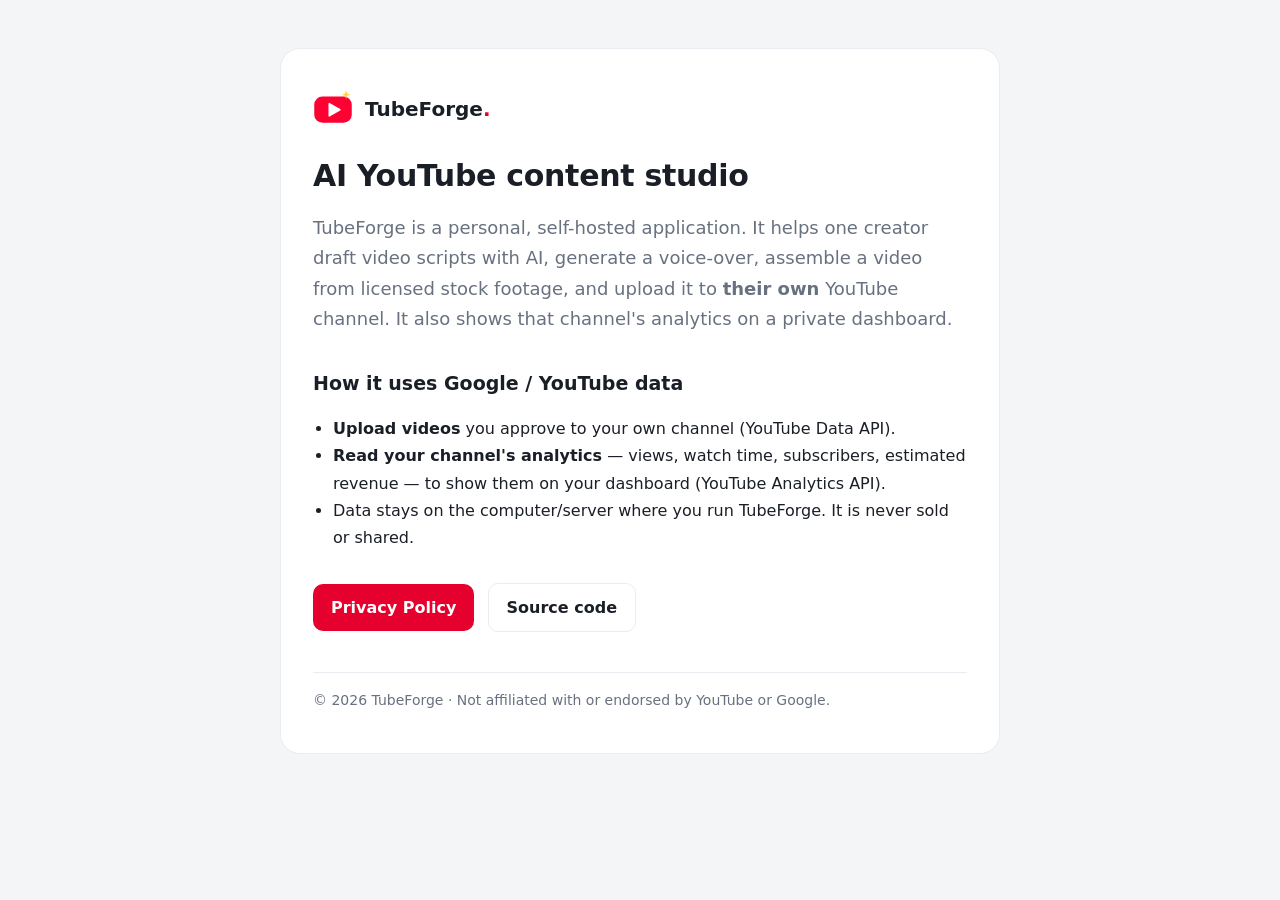
<file: index.html>
<!doctype html>
<html lang="en">
<head>
  <meta charset="utf-8" />
  <meta name="viewport" content="width=device-width, initial-scale=1" />
  <title>TubeForge — AI YouTube content studio</title>
  <meta name="description" content="TubeForge is a personal, self-hosted tool that helps a creator script, render and upload videos to their own YouTube channel." />
  <link rel="icon" href="icon.svg" type="image/svg+xml" />
  <link rel="stylesheet" href="style.css" />
</head>
<body>
  <main>
    <header class="brand">
      <img src="icon.svg" alt="" width="40" height="40" />
      <span>TubeForge<b>.</b></span>
    </header>

    <h1>AI YouTube content studio</h1>
    <p class="lead">
      TubeForge is a personal, self-hosted application. It helps one creator draft video scripts with AI,
      generate a voice-over, assemble a video from licensed stock footage, and upload it to
      <strong>their own</strong> YouTube channel. It also shows that channel's analytics on a private dashboard.
    </p>

    <h2>How it uses Google / YouTube data</h2>
    <ul>
      <li><strong>Upload videos</strong> you approve to your own channel (YouTube Data API).</li>
      <li><strong>Read your channel's analytics</strong> — views, watch time, subscribers, estimated revenue — to show them on your dashboard (YouTube Analytics API).</li>
      <li>Data stays on the computer/server where you run TubeForge. It is never sold or shared.</li>
    </ul>

    <p>
      <a class="btn" href="privacy.html">Privacy Policy</a>
      <a class="btn ghost" href="https://github.com/ethananhh/tube-forge">Source code</a>
    </p>

    <footer>© 2026 TubeForge · Not affiliated with or endorsed by YouTube or Google.</footer>
  </main>
</body>
</html>
</file>
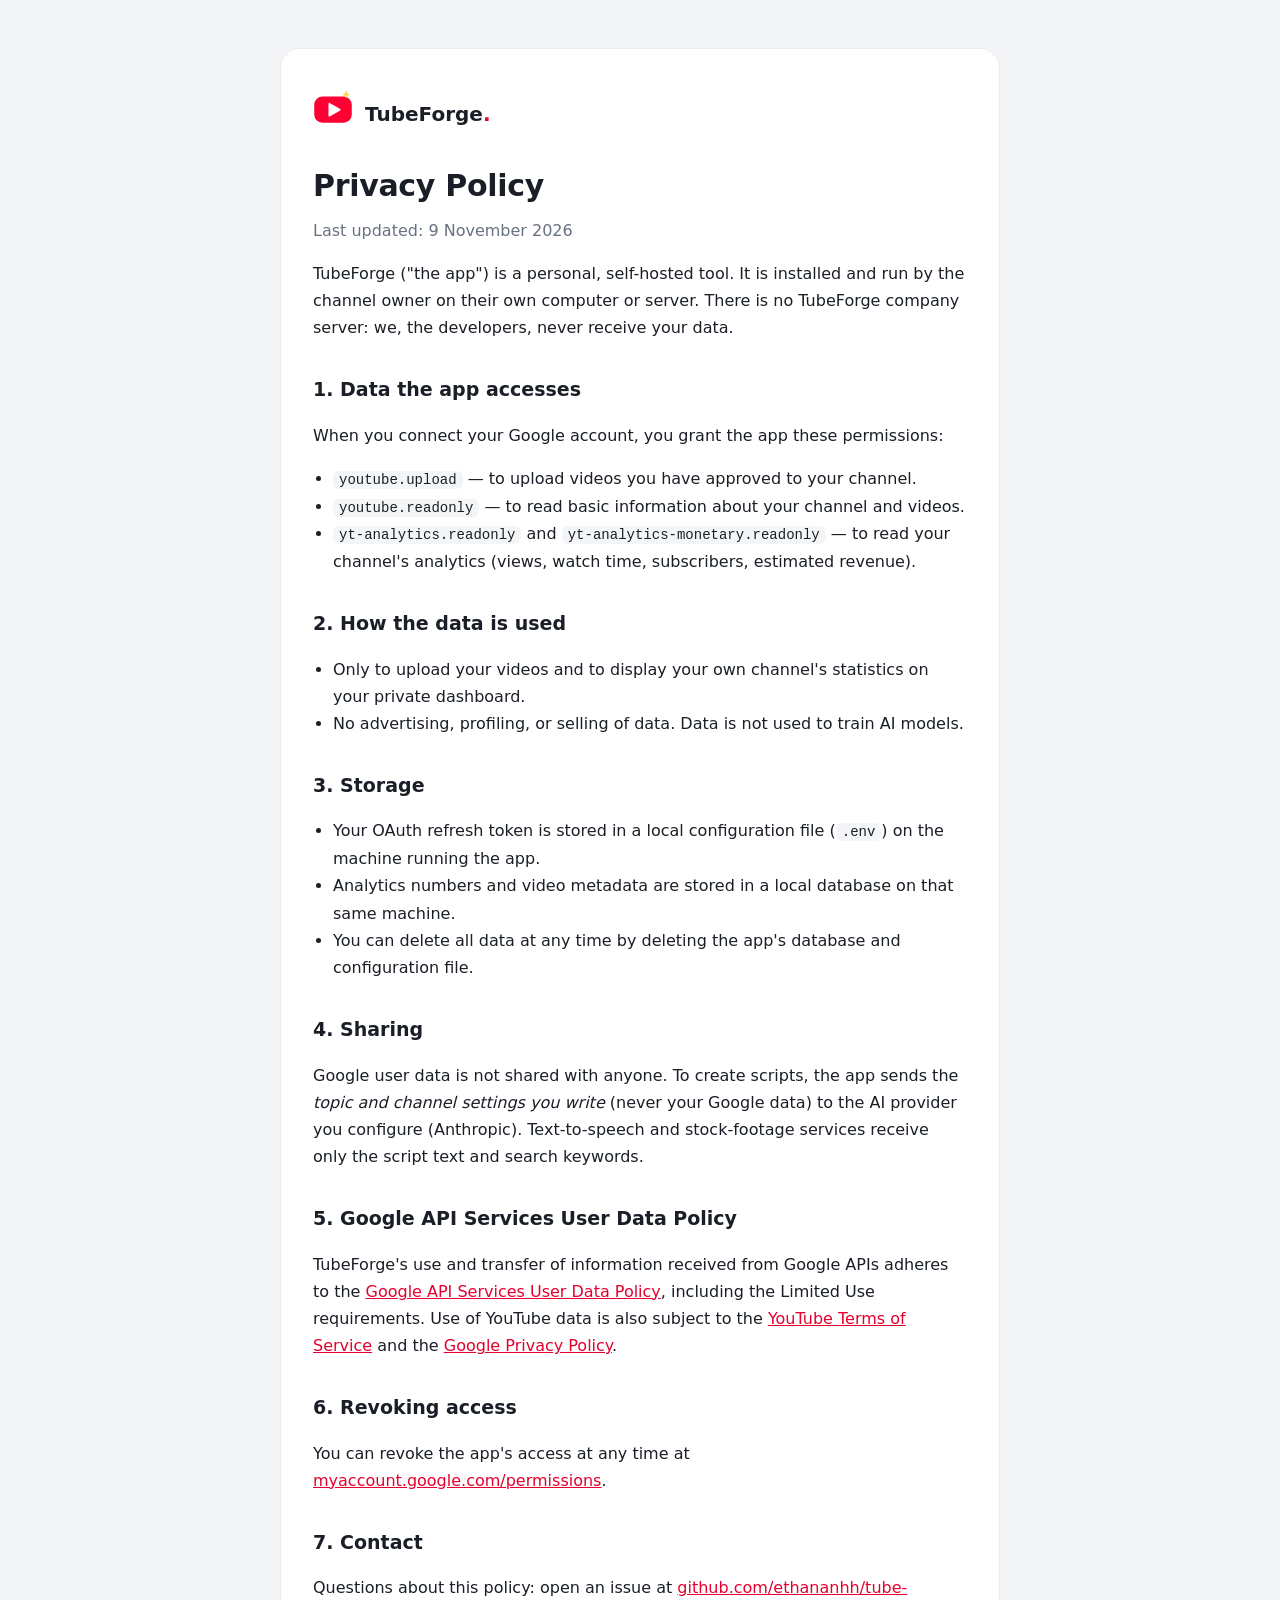
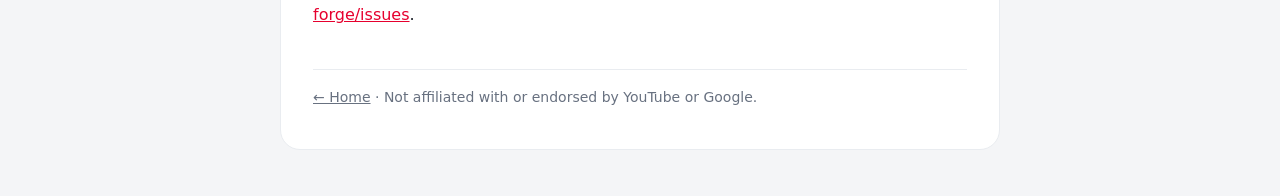
<file: privacy.html>
<!doctype html>
<html lang="en">
<head>
  <meta charset="utf-8" />
  <meta name="viewport" content="width=device-width, initial-scale=1" />
  <title>TubeForge — Privacy Policy</title>
  <link rel="icon" href="icon.svg" type="image/svg+xml" />
  <link rel="stylesheet" href="style.css" />
</head>
<body>
  <main>
    <header class="brand">
      <a href="index.html"><img src="icon.svg" alt="" width="40" height="40" /></a>
      <span>TubeForge<b>.</b></span>
    </header>

    <h1>Privacy Policy</h1>
    <p class="muted">Last updated: 9 November 2026</p>

    <p>
      TubeForge ("the app") is a personal, self-hosted tool. It is installed and run by the channel owner
      on their own computer or server. There is no TubeForge company server: we, the developers, never
      receive your data.
    </p>

    <h2>1. Data the app accesses</h2>
    <p>When you connect your Google account, you grant the app these permissions:</p>
    <ul>
      <li><code>youtube.upload</code> — to upload videos you have approved to your channel.</li>
      <li><code>youtube.readonly</code> — to read basic information about your channel and videos.</li>
      <li><code>yt-analytics.readonly</code> and <code>yt-analytics-monetary.readonly</code> — to read your channel's
        analytics (views, watch time, subscribers, estimated revenue).</li>
    </ul>

    <h2>2. How the data is used</h2>
    <ul>
      <li>Only to upload your videos and to display your own channel's statistics on your private dashboard.</li>
      <li>No advertising, profiling, or selling of data. Data is not used to train AI models.</li>
    </ul>

    <h2>3. Storage</h2>
    <ul>
      <li>Your OAuth refresh token is stored in a local configuration file (<code>.env</code>) on the machine running the app.</li>
      <li>Analytics numbers and video metadata are stored in a local database on that same machine.</li>
      <li>You can delete all data at any time by deleting the app's database and configuration file.</li>
    </ul>

    <h2>4. Sharing</h2>
    <p>
      Google user data is not shared with anyone. To create scripts, the app sends the <em>topic and channel settings you
      write</em> (never your Google data) to the AI provider you configure (Anthropic). Text-to-speech and stock-footage
      services receive only the script text and search keywords.
    </p>

    <h2>5. Google API Services User Data Policy</h2>
    <p>
      TubeForge's use and transfer of information received from Google APIs adheres to the
      <a href="https://developers.google.com/terms/api-services-user-data-policy">Google API Services User Data Policy</a>,
      including the Limited Use requirements. Use of YouTube data is also subject to the
      <a href="https://www.youtube.com/t/terms">YouTube Terms of Service</a> and the
      <a href="https://policies.google.com/privacy">Google Privacy Policy</a>.
    </p>

    <h2>6. Revoking access</h2>
    <p>
      You can revoke the app's access at any time at
      <a href="https://myaccount.google.com/permissions">myaccount.google.com/permissions</a>.
    </p>

    <h2>7. Contact</h2>
    <p>
      Questions about this policy: open an issue at
      <a href="https://github.com/ethananhh/tube-forge/issues">github.com/ethananhh/tube-forge/issues</a>.
    </p>

    <footer><a href="index.html">← Home</a> · Not affiliated with or endorsed by YouTube or Google.</footer>
  </main>
</body>
</html>
</file>
<file: style.css>
:root {
  --bg: #f4f5f7;
  --surface: #ffffff;
  --text: #1a1f27;
  --muted: #687180;
  --border: #e9ecf0;
  --accent: #e6002e;
}
@media (prefers-color-scheme: dark) {
  :root {
    --bg: #0c0f14;
    --surface: #12161c;
    --text: #e4e7ec;
    --muted: #868f9e;
    --border: #1d232c;
    --accent: #ff0033;
  }
}
* { box-sizing: border-box; }
body {
  margin: 0;
  background: var(--bg);
  color: var(--text);
  font: 16px/1.7 ui-sans-serif, system-ui, -apple-system, "Segoe UI", Roboto, sans-serif;
}
main {
  max-width: 720px;
  margin: 48px auto;
  padding: 40px 32px;
  background: var(--surface);
  border: 1px solid var(--border);
  border-radius: 20px;
}
@media (max-width: 760px) { main { margin: 0; border-radius: 0; border: 0; padding: 32px 16px; } }
.brand { display: flex; align-items: center; gap: 12px; font-weight: 700; font-size: 20px; margin-bottom: 28px; }
.brand b { color: var(--accent); }
h1 { font-size: 30px; line-height: 1.25; margin: 0 0 12px; letter-spacing: -0.01em; }
h2 { font-size: 19px; margin: 32px 0 8px; }
.lead { font-size: 18px; color: var(--muted); }
.muted { color: var(--muted); margin-top: 0; }
a { color: var(--accent); }
code { background: var(--bg); padding: 1px 6px; border-radius: 6px; font-size: 14px; }
ul { padding-left: 20px; }
.btn {
  display: inline-block; margin: 16px 8px 0 0; padding: 10px 18px; border-radius: 10px;
  background: var(--accent); color: #fff; text-decoration: none; font-weight: 600;
}
.btn.ghost { background: transparent; color: var(--text); border: 1px solid var(--border); }
footer { margin-top: 40px; padding-top: 16px; border-top: 1px solid var(--border); color: var(--muted); font-size: 14px; }
footer a { color: var(--muted); }
</file>
